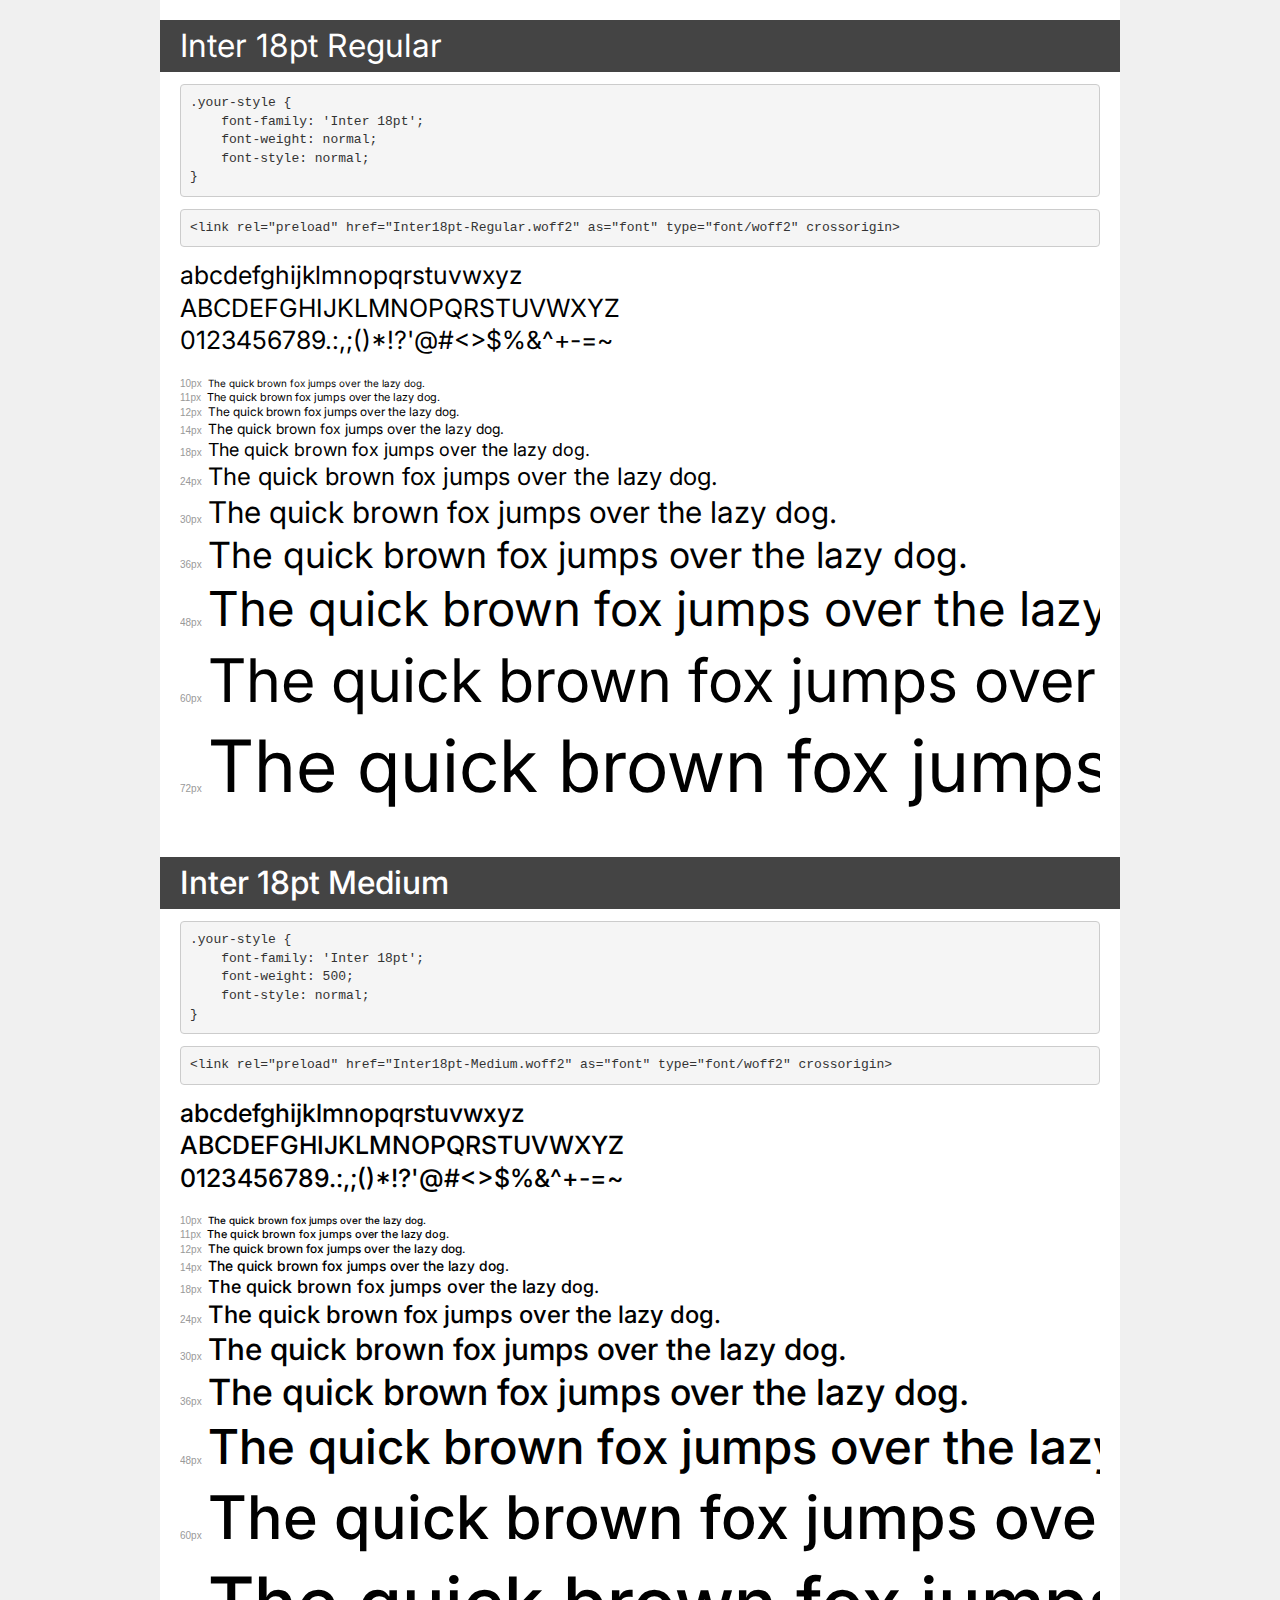
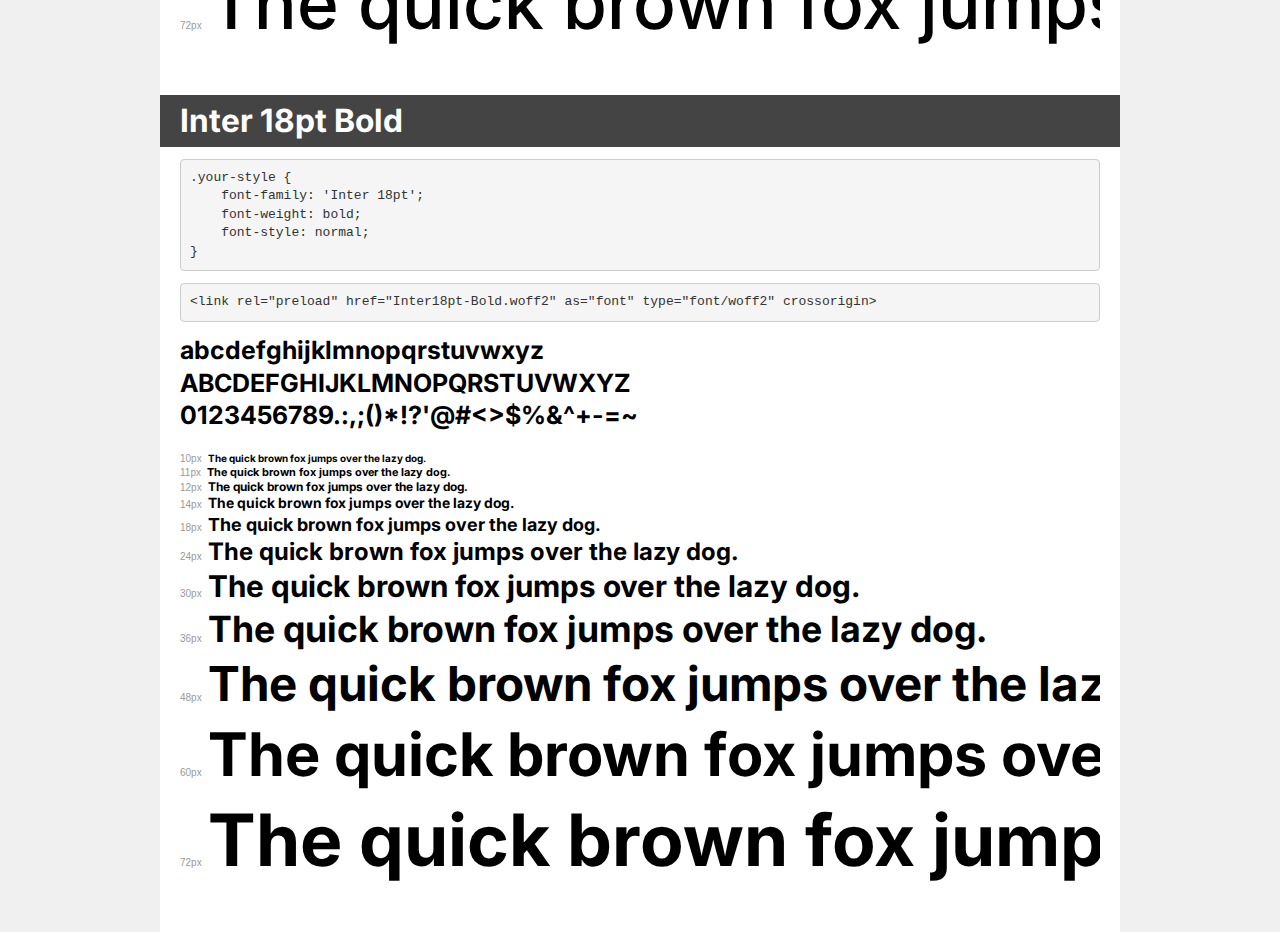
<file: assets/fonts/demo.html>
<!DOCTYPE html>
<html lang="en">
<head>
    <meta charset="utf-8">
    <meta http-equiv="X-UA-Compatible" content="IE=edge">
    <meta name="viewport" content="width=device-width, initial-scale=1">
    <meta name="robots" content="noindex, noarchive">
    <meta name="format-detection" content="telephone=no">
    <title>Transfonter demo</title>
    <link href="stylesheet.css" rel="stylesheet">
    <style>
        /*
        http://meyerweb.com/eric/tools/css/reset/
        v2.0 | 20110126
        License: none (public domain)
        */
        html, body, div, span, applet, object, iframe,
        h1, h2, h3, h4, h5, h6, p, blockquote, pre,
        a, abbr, acronym, address, big, cite, code,
        del, dfn, em, img, ins, kbd, q, s, samp,
        small, strike, strong, sub, sup, tt, var,
        b, u, i, center,
        dl, dt, dd, ol, ul, li,
        fieldset, form, label, legend,
        table, caption, tbody, tfoot, thead, tr, th, td,
        article, aside, canvas, details, embed,
        figure, figcaption, footer, header, hgroup,
        menu, nav, output, ruby, section, summary,
        time, mark, audio, video {
            margin: 0;
            padding: 0;
            border: 0;
            font-size: 100%;
            font: inherit;
            vertical-align: baseline;
        }
        /* HTML5 display-role reset for older browsers */
        article, aside, details, figcaption, figure,
        footer, header, hgroup, menu, nav, section {
            display: block;
        }
        body {
            line-height: 1;
        }
        ol, ul {
            list-style: none;
        }
        blockquote, q {
            quotes: none;
        }
        blockquote:before, blockquote:after,
        q:before, q:after {
            content: '';
            content: none;
        }
        table {
            border-collapse: collapse;
            border-spacing: 0;
        }
        /* demo styles */
        body {
            background: #f0f0f0;
            color: #000;
        }
        .page {
            background: #fff;
            width: 920px;
            margin: 0 auto;
            padding: 20px 20px 0 20px;
            overflow: hidden;
        }
        .font-container {
            overflow-x: auto;
            overflow-y: hidden;
            margin-bottom: 40px;
            line-height: 1.3;
            white-space: nowrap;
            padding-bottom: 5px;
        }
        h1 {
            position: relative;
            background: #444;
            font-size: 32px;
            color: #fff;
            padding: 10px 20px;
            margin: 0 -20px 12px -20px;
        }
        .letters {
            font-size: 25px;
            margin-bottom: 20px;
        }
        .s10:before {
            content: '10px';
        }
        .s11:before {
            content: '11px';
        }
        .s12:before {
            content: '12px';
        }
        .s14:before {
            content: '14px';
        }
        .s18:before {
            content: '18px';
        }
        .s24:before {
            content: '24px';
        }
        .s30:before {
            content: '30px';
        }
        .s36:before {
            content: '36px';
        }
        .s48:before {
            content: '48px';
        }
        .s60:before {
            content: '60px';
        }
        .s72:before {
            content: '72px';
        }
        .s10:before, .s11:before, .s12:before, .s14:before,
        .s18:before, .s24:before, .s30:before, .s36:before,
        .s48:before, .s60:before, .s72:before {
            font-family: Arial, sans-serif;
            font-size: 10px;
            font-weight: normal;
            font-style: normal;
            color: #999;
            padding-right: 6px;
        }
        pre {
            display: block;
            padding: 9px;
            margin: 0 0 12px;
            font-family: Monaco, Menlo, Consolas, "Courier New", monospace;
            font-size: 13px;
            line-height: 1.428571429;
            color: #333;
            font-weight: normal;
            font-style: normal;
            background-color: #f5f5f5;
            border: 1px solid #ccc;
            overflow-x: auto;
            border-radius: 4px;
        }
        /* responsive */
        @media (max-width: 959px) {
            .page {
                width: auto;
                margin: 0;
            }
        }
    </style>
</head>
<body>
<div class="page">
    <div class="demo">
        <h1 style="font-family: 'Inter 18pt'; font-weight: normal; font-style: normal;">Inter 18pt Regular</h1>
        <pre title="Usage">.your-style {
    font-family: 'Inter 18pt';
    font-weight: normal;
    font-style: normal;
}</pre>
        <pre title="Preload (optional)">
&lt;link rel=&quot;preload&quot; href=&quot;Inter18pt-Regular.woff2&quot; as=&quot;font&quot; type=&quot;font/woff2&quot; crossorigin&gt;</pre>
        <div class="font-container" style="font-family: 'Inter 18pt'; font-weight: normal; font-style: normal;">
            <p class="letters">
                abcdefghijklmnopqrstuvwxyz<br>
ABCDEFGHIJKLMNOPQRSTUVWXYZ<br>
                0123456789.:,;()*!?'@#&lt;&gt;$%&^+-=~
            </p>
            <p class="s10" style="font-size: 10px;">The quick brown fox jumps over the lazy dog.</p>
            <p class="s11" style="font-size: 11px;">The quick brown fox jumps over the lazy dog.</p>
            <p class="s12" style="font-size: 12px;">The quick brown fox jumps over the lazy dog.</p>
            <p class="s14" style="font-size: 14px;">The quick brown fox jumps over the lazy dog.</p>
            <p class="s18" style="font-size: 18px;">The quick brown fox jumps over the lazy dog.</p>
            <p class="s24" style="font-size: 24px;">The quick brown fox jumps over the lazy dog.</p>
            <p class="s30" style="font-size: 30px;">The quick brown fox jumps over the lazy dog.</p>
            <p class="s36" style="font-size: 36px;">The quick brown fox jumps over the lazy dog.</p>
            <p class="s48" style="font-size: 48px;">The quick brown fox jumps over the lazy dog.</p>
            <p class="s60" style="font-size: 60px;">The quick brown fox jumps over the lazy dog.</p>
            <p class="s72" style="font-size: 72px;">The quick brown fox jumps over the lazy dog.</p>
        </div>
    </div>

    <div class="demo">
        <h1 style="font-family: 'Inter 18pt'; font-weight: 500; font-style: normal;">Inter 18pt Medium</h1>
        <pre title="Usage">.your-style {
    font-family: 'Inter 18pt';
    font-weight: 500;
    font-style: normal;
}</pre>
        <pre title="Preload (optional)">
&lt;link rel=&quot;preload&quot; href=&quot;Inter18pt-Medium.woff2&quot; as=&quot;font&quot; type=&quot;font/woff2&quot; crossorigin&gt;</pre>
        <div class="font-container" style="font-family: 'Inter 18pt'; font-weight: 500; font-style: normal;">
            <p class="letters">
                abcdefghijklmnopqrstuvwxyz<br>
ABCDEFGHIJKLMNOPQRSTUVWXYZ<br>
                0123456789.:,;()*!?'@#&lt;&gt;$%&^+-=~
            </p>
            <p class="s10" style="font-size: 10px;">The quick brown fox jumps over the lazy dog.</p>
            <p class="s11" style="font-size: 11px;">The quick brown fox jumps over the lazy dog.</p>
            <p class="s12" style="font-size: 12px;">The quick brown fox jumps over the lazy dog.</p>
            <p class="s14" style="font-size: 14px;">The quick brown fox jumps over the lazy dog.</p>
            <p class="s18" style="font-size: 18px;">The quick brown fox jumps over the lazy dog.</p>
            <p class="s24" style="font-size: 24px;">The quick brown fox jumps over the lazy dog.</p>
            <p class="s30" style="font-size: 30px;">The quick brown fox jumps over the lazy dog.</p>
            <p class="s36" style="font-size: 36px;">The quick brown fox jumps over the lazy dog.</p>
            <p class="s48" style="font-size: 48px;">The quick brown fox jumps over the lazy dog.</p>
            <p class="s60" style="font-size: 60px;">The quick brown fox jumps over the lazy dog.</p>
            <p class="s72" style="font-size: 72px;">The quick brown fox jumps over the lazy dog.</p>
        </div>
    </div>

    <div class="demo">
        <h1 style="font-family: 'Inter 18pt'; font-weight: bold; font-style: normal;">Inter 18pt Bold</h1>
        <pre title="Usage">.your-style {
    font-family: 'Inter 18pt';
    font-weight: bold;
    font-style: normal;
}</pre>
        <pre title="Preload (optional)">
&lt;link rel=&quot;preload&quot; href=&quot;Inter18pt-Bold.woff2&quot; as=&quot;font&quot; type=&quot;font/woff2&quot; crossorigin&gt;</pre>
        <div class="font-container" style="font-family: 'Inter 18pt'; font-weight: bold; font-style: normal;">
            <p class="letters">
                abcdefghijklmnopqrstuvwxyz<br>
ABCDEFGHIJKLMNOPQRSTUVWXYZ<br>
                0123456789.:,;()*!?'@#&lt;&gt;$%&^+-=~
            </p>
            <p class="s10" style="font-size: 10px;">The quick brown fox jumps over the lazy dog.</p>
            <p class="s11" style="font-size: 11px;">The quick brown fox jumps over the lazy dog.</p>
            <p class="s12" style="font-size: 12px;">The quick brown fox jumps over the lazy dog.</p>
            <p class="s14" style="font-size: 14px;">The quick brown fox jumps over the lazy dog.</p>
            <p class="s18" style="font-size: 18px;">The quick brown fox jumps over the lazy dog.</p>
            <p class="s24" style="font-size: 24px;">The quick brown fox jumps over the lazy dog.</p>
            <p class="s30" style="font-size: 30px;">The quick brown fox jumps over the lazy dog.</p>
            <p class="s36" style="font-size: 36px;">The quick brown fox jumps over the lazy dog.</p>
            <p class="s48" style="font-size: 48px;">The quick brown fox jumps over the lazy dog.</p>
            <p class="s60" style="font-size: 60px;">The quick brown fox jumps over the lazy dog.</p>
            <p class="s72" style="font-size: 72px;">The quick brown fox jumps over the lazy dog.</p>
        </div>
    </div>

</div>
</body>
</html>
</file>
<file: assets/fonts/stylesheet.css>
@font-face {
    font-family: 'Inter 18pt';
    src: url('Inter18pt-Regular.woff2') format('woff2'),
        url('Inter18pt-Regular.woff') format('woff');
    font-weight: normal;
    font-style: normal;
    font-display: swap;
}

@font-face {
    font-family: 'Inter 18pt';
    src: url('Inter18pt-Medium.woff2') format('woff2'),
        url('Inter18pt-Medium.woff') format('woff');
    font-weight: 500;
    font-style: normal;
    font-display: swap;
}

@font-face {
    font-family: 'Inter 18pt';
    src: url('Inter18pt-Bold.woff2') format('woff2'),
        url('Inter18pt-Bold.woff') format('woff');
    font-weight: bold;
    font-style: normal;
    font-display: swap;
}
</file>
